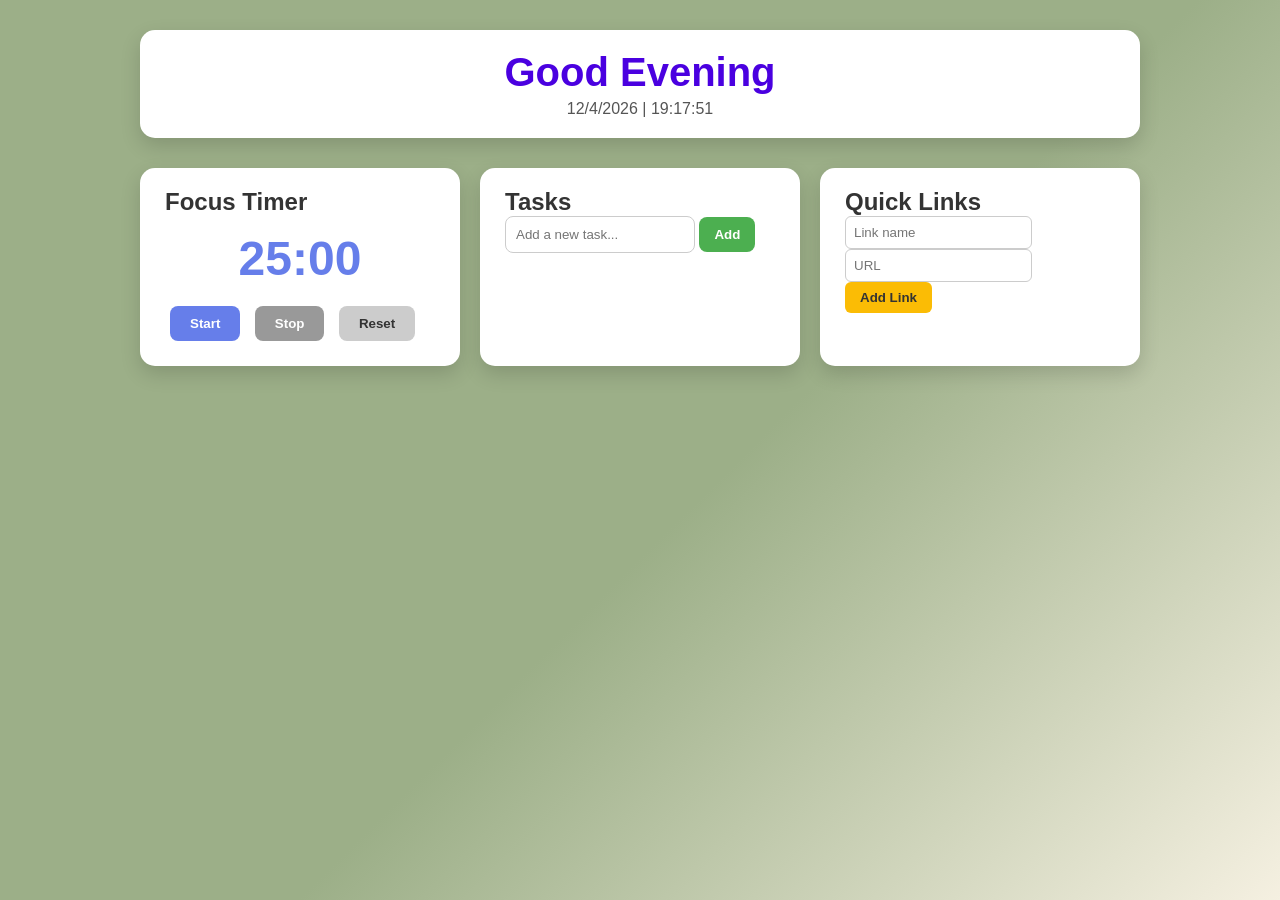
<file: index.html>
<!DOCTYPE html>
<html lang="en">
<head>
    <meta charset="UTF-8">
    <meta name="viewport" content="width=device-width, initial-scale=1.0">
    <title>Life Dashboard</title>
    <link rel="stylesheet" href="Documents/LifeDashboard/css/style.css">
</head>
<body>
    <div class="container">
        <div class="greeting-section card">
            <h1 id="greeting">Good Morning</h1>
            <p id="date-time">Tuesday, January 27, 2026</p>
        </div>

        <div class="dashboard-grid">
            <div class="timer-section card">
                <h2>Focus Timer</h2>
                <div id="timer">25:00</div>
                <div class="timer-buttons">
                    <button id="start">Start</button>
                    <button id="stop">Stop</button>
                    <button id="reset">Reset</button>
                </div>
            </div>

            <div class="todo-section card">
                <h2>Tasks</h2>
                <input type="text" id="new-task" placeholder="Add a new task...">
                <button id="add-task">Add</button>
                <ul id="task-list"></ul>
            </div>

            <div class="links-section card">
                <h2>Quick Links</h2>
                <input type="text" id="new-link-name" placeholder="Link name">
                <input type="url" id="new-link-url" placeholder="URL">
                <button class="add-link-btn" id="add-link">Add Link</button>
                <div id="link-list"></div>
            </div>
        </div>
    </div>

    <script src="Documents/LifeDashboard/js/main.js" defer></script>
</body>
</html>
</file>
<file: Documents/LifeDashboard/css/style.css>
/* Reset */
* { margin:0; padding:0; box-sizing:border-box; font-family:'Segoe UI', sans-serif; }

body {
    font-family: 'Segoe UI', sans-serif;
    min-height: 100vh;
    display: flex;
    justify-content: center;
    align-items: flex-start;
    padding: 30px;
    color: #333;
    background: linear-gradient(135deg, #9caf88 55%, #f5f0e1 100%);
}

.container { width:90%; max-width:1000px; }

.card {
    background-color:#fff;
    border-radius:15px;
    padding:20px 25px;
    margin-bottom:20px;
    box-shadow:0 8px 20px rgba(0,0,0,0.15);
    transition: transform 0.2s;
}

.card:hover { transform: translateY(-3px); }

.greeting-section { text-align:center; margin-bottom:30px; }
#greeting { font-size:2.5rem; font-weight:700; color:#4a00e0; }
#date-time { color:#555; margin-top:5px; }

.dashboard-grid {
    display:grid;
    grid-template-columns: repeat(auto-fit, minmax(300px, 1fr));
    gap:20px;
}

/* Timer */
#timer { font-size:3rem; font-weight:bold; color:#667eea; text-align:center; margin:15px 0; }
.timer-buttons button {
    margin:5px; padding:10px 20px; border-radius:8px; border:none;
    cursor:pointer; font-weight:600; transition:0.2s;
}
#start { background-color:#667eea; color:white; }
#stop { background-color:#999; color:white; }
#reset { background-color:#ccc; color:#333; }
.timer-buttons button:hover { opacity:0.85; }

/* To-Do List */
.todo-section input { width:calc(100% - 80px); padding:10px; border-radius:8px; border:1px solid #ccc; }
.todo-section button {
    padding:10px 15px; border-radius:8px; border:none; background-color:#4caf50;
    color:white; cursor:pointer; font-weight:600;
}
.todo-section button:hover { opacity:0.9; }

#task-list li {
    display:flex; justify-content:space-between; align-items:center;
    padding:10px; margin-top:10px; border-radius:8px; background-color:#f7f7f7;
    transition:0.2s;
}
#task-list li:hover { background-color:#eaeaea; }
#task-list li.done span { text-decoration:line-through; color:#999; }
.delete-task {
    background-color:#e53935; border:none; color:white; padding:5px 10px; border-radius:6px;
    cursor:pointer;
}
.delete-task:hover { opacity:0.8; }

/* Quick Links */
.links-section input { padding:8px; border-radius:6px; border:1px solid #ccc; margin-right:5px; }
.add-link-btn {
    padding:8px 15px; background-color:#fbbc05; color:#333; border:none; border-radius:6px;
    cursor:pointer; font-weight:600;
}
.add-link-btn:hover { opacity:0.9; }

#link-list { margin-top:15px; }
#link-list .link-pill {
    display:inline-block; background-color:#667eea; color:white; padding:6px 12px;
    border-radius:20px; margin:5px 5px 0 0; cursor:default; position:relative;
}
#link-list .link-pill .remove-link { margin-left:8px; background:transparent; border:none; color:#fff; font-weight:bold; cursor:pointer; }
</file>
